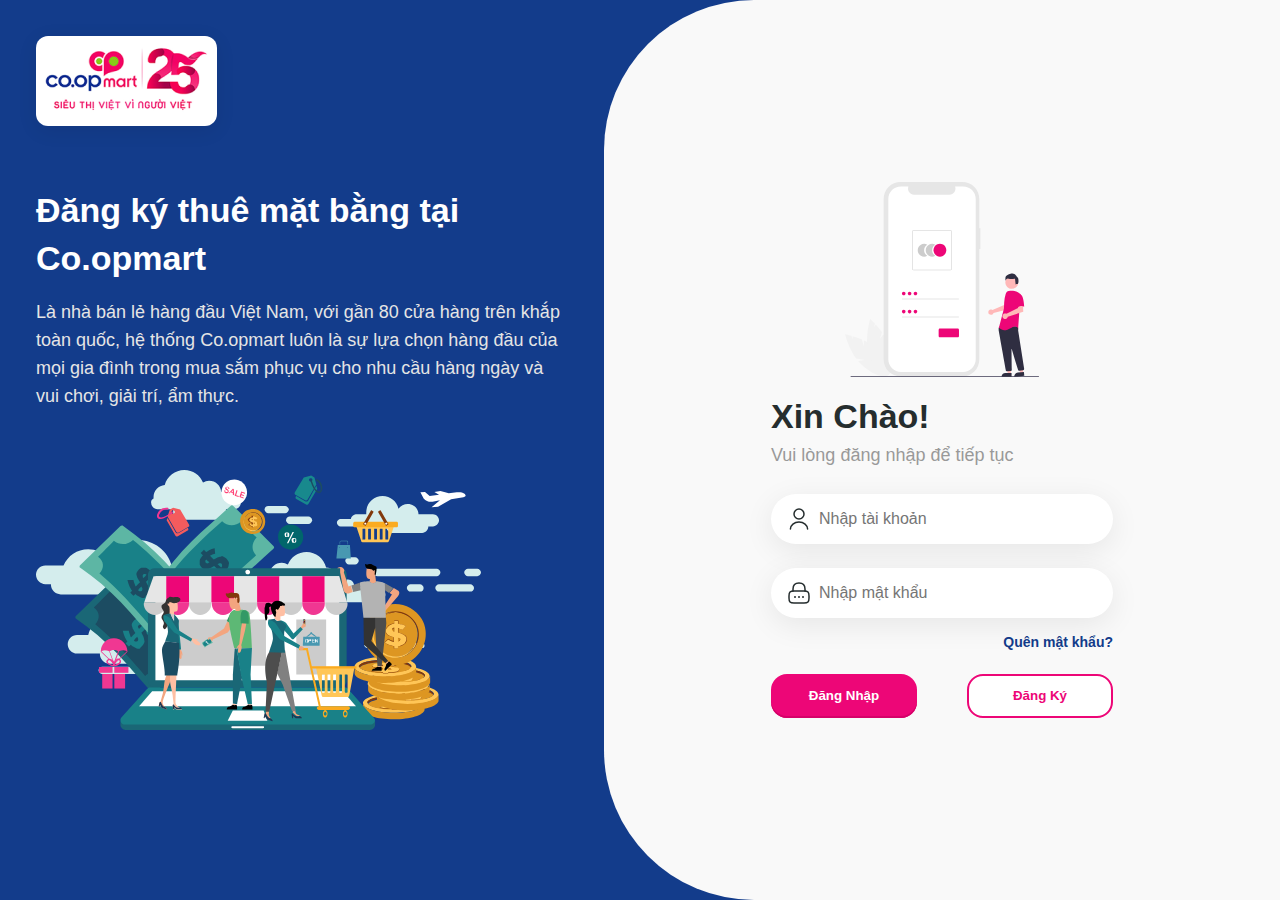
<file: index.html>
<!DOCTYPE html>
<html lang="en">
<head>
    <meta charset="UTF-8">
    <meta http-equiv="X-UA-Compatible" content="IE=edge">
    <meta name="viewport" content="width=device-width, initial-scale=1.0">
    <title>Co.opmart - Đăng Ký Gian Hàng</title>
    <link rel="stylesheet" href="./assets/fonts/fontawesome-free-5.15.3-web/css/all.min.css">
    <link rel="stylesheet" href="./assets/css/base.css">
    <link rel="stylesheet" href="./assets/css/login.css">
</head>
<body>
    <div id="main">
        <!-- CONTAINER SECTION -->
        <div class="container__login-wrap">
            <div class="container__login-background">
                <div class="container__login-logo">
                    <img src="./assets/image/logo-coop.png" alt="" class="container__login-img">
                </div>
                <div class="container__login-introduce-wrap">
                    <h1 class="container__login-introduce-heading">Đăng ký thuê mặt bằng tại Co.opmart</h1>
                    <p class="container__login-introduce-content">
                        Là nhà bán lẻ hàng đầu Việt Nam, với gần 80 cửa hàng trên khắp toàn quốc, hệ thống Co.opmart luôn là sự lựa chọn hàng đầu của mọi gia đình trong mua sắm phục vụ cho nhu cầu hàng ngày và vui chơi, giải trí, ẩm thực.
                    </p>
                </div>
                <img src="./assets/image/banner-login.svg" alt="" class="container__banner-login">
            </div>

            <!-- Login Form Section -->
            <div class="container__login-form">
                <div class="container__login-form-wrap" id="login-form">
                    <div id="toast"></div>
                    <img src="./assets/image/image-form-login.svg" alt="" class="container__login-form-img">
                    <div class="container__login-form-body">
                        <h1 class="container__login-form-heading">
                            Xin Chào!
                        </h1>
                        <p class="container__login-form-desc">
                            Vui lòng đăng nhập để tiếp tục
                        </p>
                        <div class="container__login-input-wrap">
                            <div class="container__login-input-item">
                                <img src="./assets/image/user-icon.svg" alt="" class="container__login-input-icon">
                                <input type="text" placeholder="Nhập tài khoản" name="input" class="container__login-input">
                            </div>
                            <div class="container__login-input-item">
                                
                                <img src="./assets/image/lock-icon.svg" alt="" class="container__login-input-icon">
                                <input type="password" placeholder="Nhập mật khẩu" name="input" class="container__login-input">
                            </div>
                        </div>
                        
                        <a href="#"class="container__login-text">Quên mật khẩu?</a>
                        <div class="container__login-btn-wrap">
                            <a href="./dangkyhoso.html">
                                <button class="btn container__login-btn">
                                    Đăng Nhập
                                </button>
                            </a>
                            <button class="btn btn-secondary container__login-btn" id="login-btn" >Đăng Ký</button>
                        </div>
                    </div>
                </div>
                <!--Reg Form Section-->
                <div class="container__login-form-wrap hidden" id="reg-form">
                    <img src="./assets/image/image-form-login.svg" alt="" class="container__login-form-img">
                    <form action="" method="post" id="form-1" class="container__login-form-body"  >
                        <p class="container__login-form-desc text-center">
                            Vui lòng nhập thông tin đăng ký
                        </p>
                        <div class="container__login-input-wrap">
                            <div class="container__login-input-item">
                                <input type="text" placeholder="Nhập họ và tên" name="fullname" id="fullname" class="container__login-input form-control">
                                <span class="form-message"></span>
                            </div>
                            <div class="container__login-input-item">
                                <input type="text" placeholder="Nhập tài khoản" name="user"  id="user" class="container__login-input form-control">
                                <span class="form-message"></span>
                            </div>
                            <div class="container__login-input-item">
                                <input type="email" placeholder="Nhập email" name="email" id="email" class="container__login-input form-control form-control">
                                <span class="form-message"></span>
                            </div>
                            <div class="container__login-input-item">
                                <input type="password" placeholder="Nhập mật khẩu" name="password" id="password" class="container__login-input form-control">
                                <span class="form-message"></span>
                            </div>
                            <div class="container__login-input-item">
                                <input type="password" placeholder="Nhập lại mật khẩu" id="password_confirmation"  name="password_confirmation" class="container__login-input form-control">
                                <span class="form-message"></span>
                            </div>
                        </div>
                        <a href="#"class="container__login-text">Đã có tài khoản</a>
                        <div class="container__reg-btn-wrap">
                            <button onclick="showSuccessToast()" class="btn btn--success container__reg-btn" id="reg-btn">Đăng Ký</button>
                        </div>
                    </form>
                </div>
   
            </div>
        </div>
    </div>


<script src="./assets/js/validation.js"></script>
<script src="./assets/js/toast.js"></script>
<script src="./assets/js/app.js"></script>
  <!-- Validator  -->
<script>
    Validator({
        form: '#form-1',
        formGroupSelector: '.container__login-input-item',
        errorSelector: '.form-message',
        rules: [
            Validator.isRequired('#fullname', 'Vui lòng nhập tên đầy đủ của bạn'),
            Validator.minLength('#fullname', 6),
            Validator.isRequired('#user', 'Vùi lòng nhập tài khoản của bạn'),
            Validator.minLength('#user', 5),
            Validator.isRequired('#email', 'Vui lòng nhập email của bạn'),
            Validator.isEmail('#email'),
            Validator.isRequired('#password', 'Vui lòng nhập mật khẩu của bạn'),
            Validator.minLength('#password', 5),
            Validator.isRequired('#password_confirmation','Vui lòng nhập mật khẩu của bạn'),
            Validator.isComfirmed('#password_confirmation', function() {
                return document.querySelector('#form-1 #password').value
            }, 'Mật khẩu nhập lại không chính xác')
        ],
        onSubmit: function(data) {
            // Call Api
            console.log(data)
        }
    });
</script>
<script>
    function showSuccessToast() {
        toast({
            title: "Thành công!",
            message: "Đăng ký tài khoản thành công. Hãy đăng nhập tại đây",
            type: "success",
            duration: 2000
        });
    }
</script>
</body>
</html>
</file>
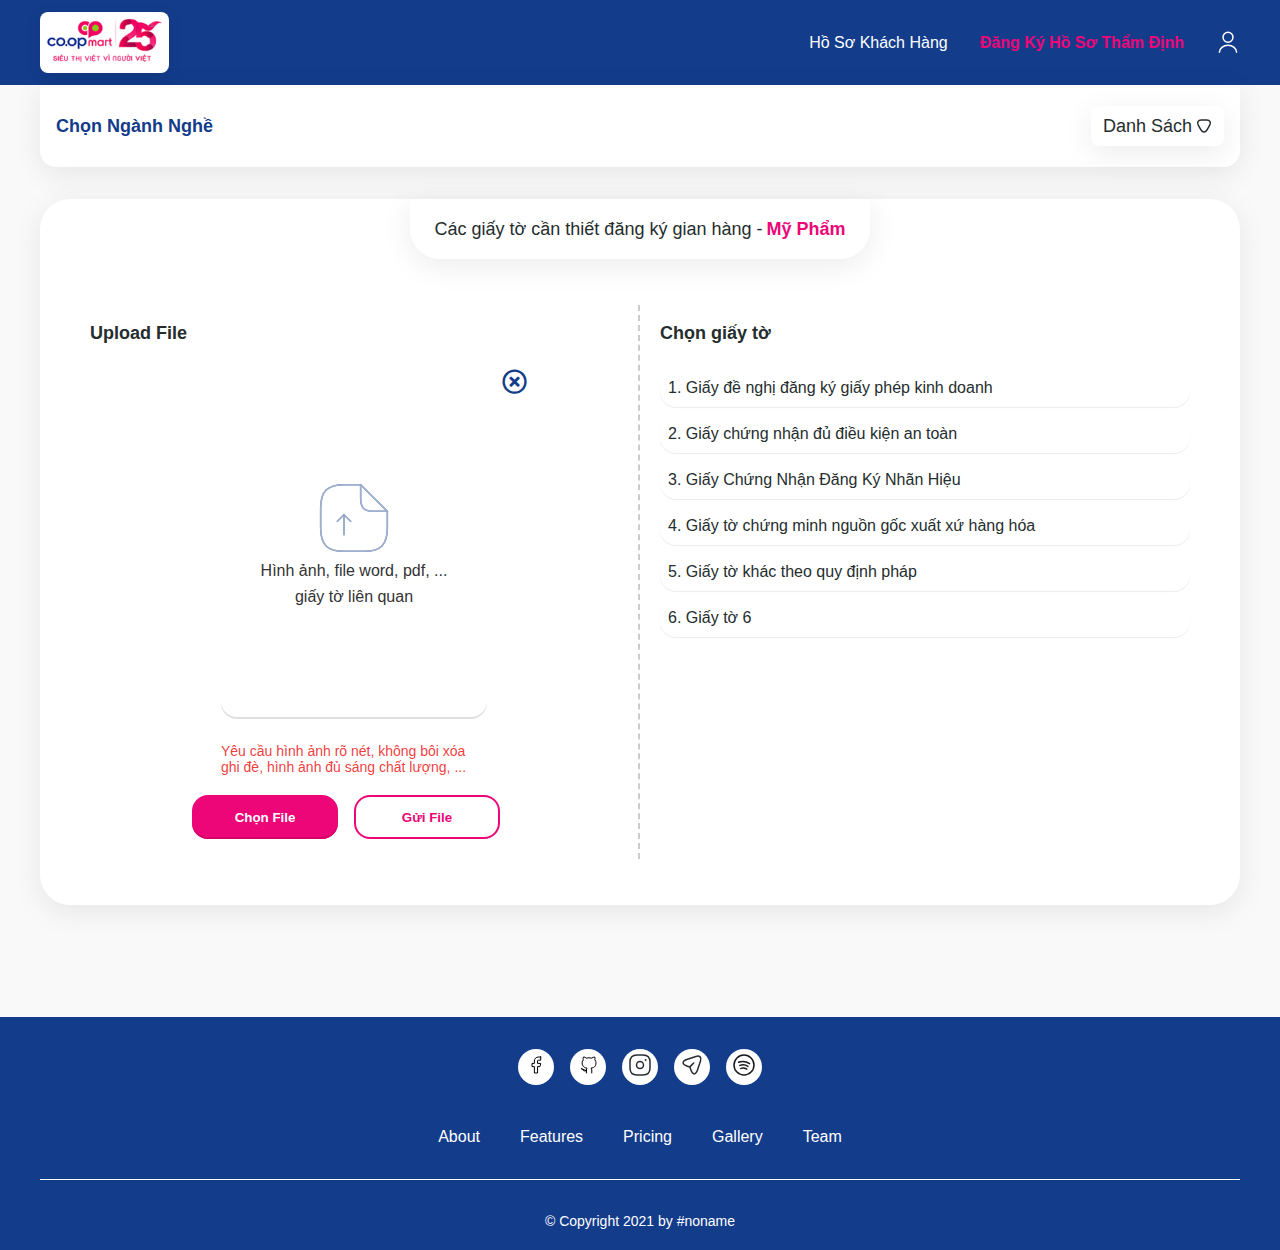
<file: dangkyhoso.html>
<!DOCTYPE html>
<html lang="en">
<head>
    <meta charset="UTF-8">
    <meta http-equiv="X-UA-Compatible" content="IE=edge">
    <meta name="viewport" content="width=device-width, initial-scale=1.0">
    <title>Co.opmart - Đăng Ký Gian Hàng</title>
    <link rel="stylesheet" href="./assets/fonts/fontawesome-free-5.15.3-web/css/all.min.css">
    <link rel="stylesheet" href="./assets/css/base.css">
    <link rel="stylesheet" href="./assets/css/home.css">
</head>
<body>
    <div id="main">
        <header class="header">
            <div class="grid">
                <!-- Nav PC -->
                <div id="navbar">
                    <div class="navbar__logo">
                        <a href="">
                            <img src="./assets/image/logo-coop.png" alt="" class="navbar__logo-img">
                        </a>
                    </div>
                    <ui class="navbar__menu-list">
                        <li class="navbar__menu-item">
                            <a href="./hosokhachhang.html" class="navbar__menu-link  ">Hồ sơ khách hàng</a>
                        </li>
                        <li class="navbar__menu-item">
                            <a href="./dangkyhoso.html" class="navbar__menu-link navbar__menu-link--actived">Đăng ký hồ sơ thẩm định</a>
                        </li>
                        <li onclick="handleMenuNav(event)" class="navbar__menu-item">
                           <svg class="navbar__menu-item-icon" viewBox="0 0 24 25" fill="none" xmlns="http://www.w3.org/2000/svg">
                                <path d="M12 12.2955C14.7614 12.2955 17 10.0569 17 7.29547C17 4.53405 14.7614 2.29547 12 2.29547C9.23858 2.29547 7 4.53405 7 7.29547C7 10.0569 9.23858 12.2955 12 12.2955Z"  stroke-width="1.5" stroke-linecap="round" stroke-linejoin="round"/>
                                <path d="M20.59 22.2955C20.59 18.4255 16.74 15.2955 12 15.2955C7.26003 15.2955 3.41003 18.4255 3.41003 22.2955"  stroke-width="1.5" stroke-linecap="round" stroke-linejoin="round"/>
                            </svg>
                           <ul class="navbar__sub-menu-list">
                               <li class="navbar__sub-menu-item">
                                   <a href="./login.html" class="navbar__sub-menu-link">
                                       Đăng xuất
                                       <i class="navbar__sub-menu-icon fas fa-sign-out-alt"></i>
                                    </a>
                                </li>
                           </ul>
                        </li>
                    </ui>
                </div>

                <!-- Nav Mobile -->
                <div id="navbar__mobile">
                    <div class="navbar__mobile-logo">
                        <a href="">
                            <img src="./assets/image/logo-coop.png" alt="" class="navbar__mobile-logo-img">
                        </a>
                    </div>
                    <h2 class="navbar__mobile-heading">
                        Đăng Ký Hồ Sơ Thẩm Định
                    </h2>
                    <div class="navbar__mobile-menu-wrap">
                        <input type="checkbox" hidden  name="" class="header_navbar-bar-input" id="navbar-input">
                        <label for="navbar-input" class="overlay"></label>
                        <label for="navbar-input">
                            <img src="./assets/image/menu-icon.svg" alt="" class="navbar__mobile-menu-icon">
                        </label>
                        
                        <ul class="navbar__mobile-sub-menu-list" >
                            <li class="navbar__mobile-sub-menu-item">
                                <a href="./dangkyhoso.html" style="font-weight: 500;" class="navbar__sub-menu-link navbar__menu-link--actived">
                                    Đăng ký hồ sơ thẩm định
                                </a>
                            </li>
                            <li class="navbar__mobile-sub-menu-item">
                                <a href="./hosokhachhang.html" class="navbar__sub-menu-link">
                                    Hồ sơ khách hàng
                                </a>
                            </li>
                            <li class="navbar__mobile-sub-menu-item">
                                <a href="./login.html" class="navbar__sub-menu-link">
                                    Đăng xuất
                                    <i class="navbar__sub-menu-icon fas fa-sign-out-alt"></i>
                                </a>
                            </li>
                        </ul>
                    </div>
                </div>
            </div>
        </header>

        <div class="container">
            <div class="grid container-wrap">
                <div class="container__header-list">
                    <h2 class="container__header-list-heading">
                        Chọn Ngành Nghề
                    </h2>
                    <div class="container__header-list-option-wrap">
                        <input type="checkbox" hidden  name="" class="header_navbar-bar-input-job" id="navbar-input-job">
                        <div class="overlay1"></div>
                            <div onclick="handleMenuListJob(event)" class="container__header-list-option-btn">
                                Danh Sách
                                <img src="./assets/image/list-option-icon.svg" alt="" class="container__header-list-option-btn-icon">
                            </div>
                        <div class="container__header-list-option">
                            <div class="container__header-list-option-item">
                                Mỹ phẩm
                            </div>
                            <div class="container__header-list-option-item">
                                Quần áo
                            </div>
                            <div class="container__header-list-option-item">
                                Trang sức
                            </div>
                            <div class="container__header-list-option-item">
                                Sửa rửa mặt
                            </div>
                            <div class="container__header-list-option-item">
                                Giày
                            </div>
                            <div class="container__header-list-option-item">
                                Mũ
                            </div>
                            <div class="container__header-list-option-item">
                                Cá khô
                            </div>
                            <div class="container__header-list-option-item">
                                Thịt bò
                            </div>
                        </div>
                    </div>
                </div>
                <div id="toast"></div>

                <!-- Container Body Selection -->
                <div class="container__body">
                    <div class="container__body-title">
                        <p class="container__body-title-text">Các giấy tờ cần thiết đăng ký gian hàng -</p>
                        <div onclick="handleMenuListJob(event)"  class="container__body-title-value">Mỹ Phẩm</div>
                    </div>
                    <div class="container__body-content-wrap">
                        <div class="container__body-image-wrap">
                            <h2 class="container__body-heading">
                                <span>Upload File</span>
                                <span onclick="handleMenuCategory(event)" class="container__btn-options-mobile">
                                    Chọn giấy tờ
                                    <img src="./assets/image/list-option-icon.svg" alt="" class="container__header-list-option-btn-icon">
                                </span>
                            </h2>
                            <div class="display_image-wrap">
                                <div id="display_image" class="display_image img-uploaded">
                                </div>
                                <div class="display_image-desc">
                                    <img src="./assets/image/document-upload.svg" alt="">
                                    <p>Hình ảnh, file word, pdf, ...
                                        giấy tờ liên quan</p>
                                </div>
                                <div class="upload-cancel">
                                    <i class="upload-cancel-icon far fa-times-circle"></i>
                                </div>
                            </div>
                            <p class="container__upload-desc">
                                Yêu cầu hình ảnh rõ nét, không bôi xóa ghi đè, hình ảnh đủ sáng chất lượng, ...
                            </p>
                            <div class="container__upload-btn-wrap">
                                <input type="file" id="image_input" accept="image/png, image/jpeg, image/jpg" hidden>
                                <button class="btn btn-upload-item" id="upload-img-btn">
                                    <span>Chọn File</span>
                                </button>
                                <button onclick="showSuccessToast()" onclick="sendFile(e)" class="btn btn-secondary btn-upload-item">
                                    <span>Gửi File</span>
                                </button>
                            </div>
                            

                        </div>
                        <div class="container__body-info-wrap">
                            <h2 class="container__body-heading container__body-heading-mobile ">
                                Chọn giấy tờ
                            </h2>
                            <ul class="container__body-info-list">
                                <li class="container__body-info-item">
                                    1. Giấy đề nghị đăng ký giấy phép kinh doanh
                                </li>
                                <li class="container__body-info-item">
                                    2. Giấy chứng nhận đủ điều kiện an toàn
                                </li>
                                <li class="container__body-info-item">
                                    3. Giấy Chứng Nhận Đăng Ký Nhãn Hiệu
                                </li>
                                <li class="container__body-info-item">
                                    4. Giấy tờ chứng minh nguồn gốc xuất xứ hàng hóa
                                </li>
                                <li class="container__body-info-item">
                                    5. Giấy tờ khác theo quy định pháp
                                </li>
                                <li class="container__body-info-item">
                                    6. Giấy tờ 6
                                </li>
                            </ul>
                        </div>

                    </div>
                </div>
            </div>
        </div>
        <!-- FOOTER SECTION -->
        <footer class="footer">
            <div class="grid footer__wrap">
                <div class="footer__social">
                    <div class="footer__social-item">
                        <a href="#">
                            <img src="./assets/image/facebook-icon.svg" alt="" class="footer__social-icon">
                        </a>
                    </div>

                    <div class="footer__social-item">
                        <a href="#">
                            <img src="./assets/image/github-icon.svg" alt="" class="footer__social-icon">
                        </a>
                    </div>

                    <div class="footer__social-item">
                        <a href="#">
                            <img src="./assets/image/instagram-icon.svg" alt="" class="footer__social-icon">
                        </a>
                    </div>

                    <div class="footer__social-item">
                        <a href="#">
                            <img src="./assets/image/telegra-icon.svg" alt="" class="footer__social-icon">
                        </a>
                    </div>

                    <div class="footer__social-item">
                        <a href="#">
                            <img src="./assets/image/spotify-icon.svg" alt="" class="footer__social-icon">
                        </a>
                    </div>

                </div>
                <div class="footer__menu-wrap">
                    <ul class="footer__menu-list">
                        <li class="footer__menu-item">
                            <a href="#" class="footer__menu-link">
                                About
                            </a>
                        </li>
                        <li class="footer__menu-item">
                            <a href="#" class="footer__menu-link">
                                Features
                            </a>
                        </li>
                        <li class="footer__menu-item">
                            <a href="#" class="footer__menu-link">
                                Pricing
                            </a>
                        </li>
                        <li class="footer__menu-item">
                            <a href="#" class="footer__menu-link">
                                Gallery
                            </a>
                        </li>
                        <li class="footer__menu-item">
                            <a href="#" class="footer__menu-link">
                                Team
                            </a>
                        </li>
                    </ul>

                </div>
            </div>
            
            <!-- CopyRight -->
            <div class="grid">
                <div class="footer__copyright">
                    © Copyright 2021 by #noname
                </div>
            </div>
        </footer>
    </div>

    <script src="./assets/jquery/jquery-min.js"></script>
    <script src="./assets/js/toast.js"></script>
    <script src="./assets/js/home.js"></script>
    <script src="./assets/js/dangkyhoso.js"></script>
    <script>
        function showSuccessToast() {
            toast({
                title: "Thành công",
                message: "Đăng tải thành công giấy tờ và vui lòng đợi hệ thống xét duyệt",
                type: "success",
                duration: 2000
            });
        document.querySelector("#display_image").style.backgroundImage = '';
        }
    </script>
</body>
</html>
</file>
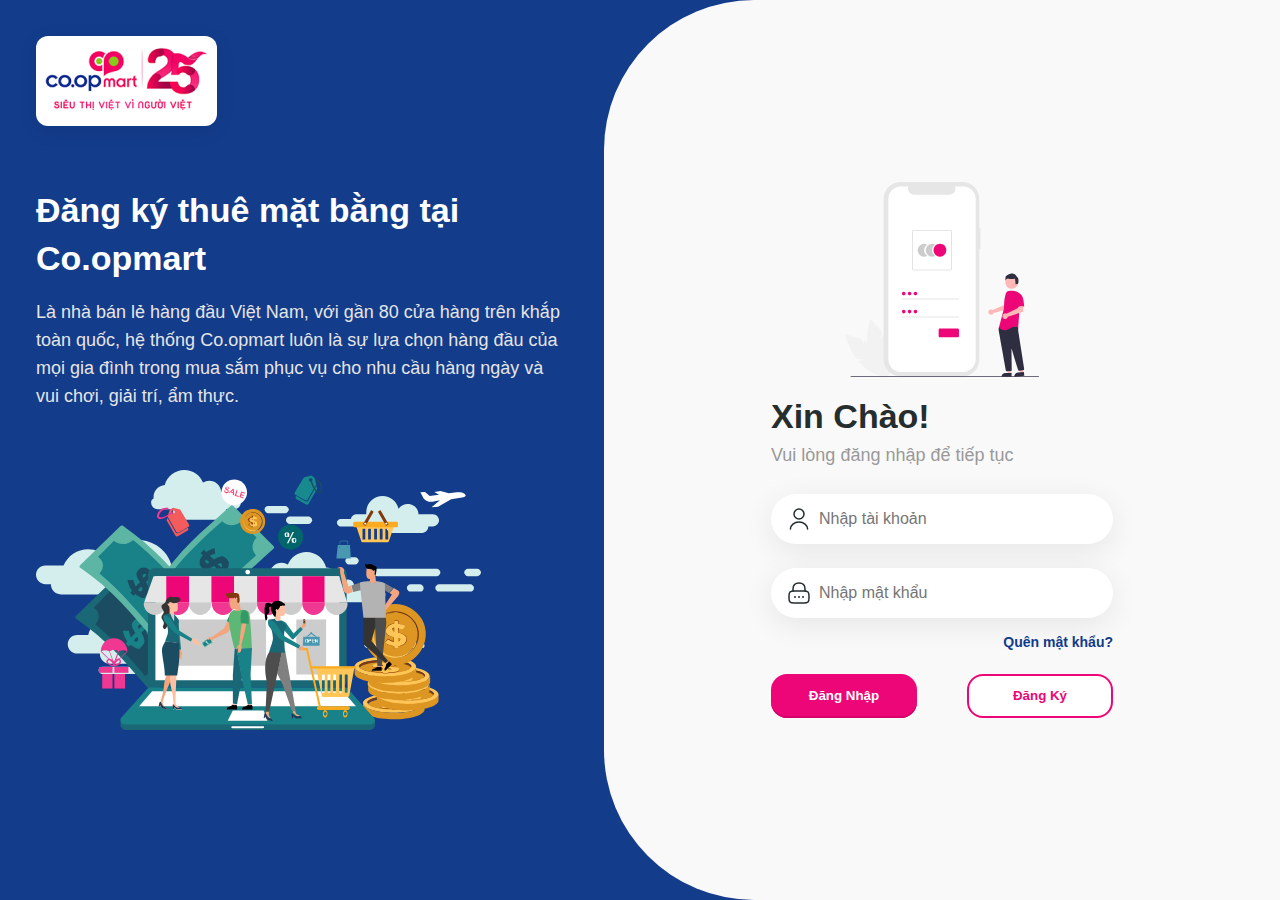
<file: login.html>
<!DOCTYPE html>
<html lang="en">
<head>
    <meta charset="UTF-8">
    <meta http-equiv="X-UA-Compatible" content="IE=edge">
    <meta name="viewport" content="width=device-width, initial-scale=1.0">
    <title>Co.opmart - Đăng Ký Gian Hàng</title>
    <link rel="stylesheet" href="./assets/fonts/fontawesome-free-5.15.3-web/css/all.min.css">
    <link rel="stylesheet" href="./assets/css/base.css">
    <link rel="stylesheet" href="./assets/css/login.css">
</head>
<body>
    <div id="main">
        <!-- CONTAINER SECTION -->
        <div class="container__login-wrap">
            <div class="container__login-background">
                <div class="container__login-logo">
                    <img src="./assets/image/logo-coop.png" alt="" class="container__login-img">
                </div>
                <div class="container__login-introduce-wrap">
                    <h1 class="container__login-introduce-heading">Đăng ký thuê mặt bằng tại Co.opmart</h1>
                    <p class="container__login-introduce-content">
                        Là nhà bán lẻ hàng đầu Việt Nam, với gần 80 cửa hàng trên khắp toàn quốc, hệ thống Co.opmart luôn là sự lựa chọn hàng đầu của mọi gia đình trong mua sắm phục vụ cho nhu cầu hàng ngày và vui chơi, giải trí, ẩm thực.
                    </p>
                </div>
                <img src="./assets/image/banner-login.svg" alt="" class="container__banner-login">
            </div>

            <!-- Login Form Section -->
            <div class="container__login-form">
                <div class="container__login-form-wrap" id="login-form">
                    <div id="toast"></div>
                    <img src="./assets/image/image-form-login.svg" alt="" class="container__login-form-img">
                    <div class="container__login-form-body">
                        <h1 class="container__login-form-heading">
                            Xin Chào!
                        </h1>
                        <p class="container__login-form-desc">
                            Vui lòng đăng nhập để tiếp tục
                        </p>
                        <div class="container__login-input-wrap">
                            <div class="container__login-input-item">
                                <img src="./assets/image/user-icon.svg" alt="" class="container__login-input-icon">
                                <input type="text" placeholder="Nhập tài khoản" name="input" class="container__login-input">
                            </div>
                            <div class="container__login-input-item">
                                
                                <img src="./assets/image/lock-icon.svg" alt="" class="container__login-input-icon">
                                <input type="password" placeholder="Nhập mật khẩu" name="input" class="container__login-input">
                            </div>
                        </div>
                        
                        <a href="#"class="container__login-text">Quên mật khẩu?</a>
                        <div class="container__login-btn-wrap">
                            <a href="./dangkyhoso.html">
                                <button class="btn container__login-btn">
                                    Đăng Nhập
                                </button>
                            </a>
                            <button class="btn btn-secondary container__login-btn" id="login-btn" >Đăng Ký</button>
                        </div>
                    </div>
                </div>
                <!--Reg Form Section-->
                <div class="container__login-form-wrap hidden" id="reg-form">
                    <img src="./assets/image/image-form-login.svg" alt="" class="container__login-form-img">
                    <form action="" method="post" id="form-1" class="container__login-form-body"  >
                        <p class="container__login-form-desc text-center">
                            Vui lòng nhập thông tin đăng ký
                        </p>
                        <div class="container__login-input-wrap">
                            <div class="container__login-input-item">
                                <input type="text" placeholder="Nhập họ và tên" name="fullname" id="fullname" class="container__login-input form-control">
                                <span class="form-message"></span>
                            </div>
                            <div class="container__login-input-item">
                                <input type="text" placeholder="Nhập tài khoản" name="user"  id="user" class="container__login-input form-control">
                                <span class="form-message"></span>
                            </div>
                            <div class="container__login-input-item">
                                <input type="email" placeholder="Nhập email" name="email" id="email" class="container__login-input form-control form-control">
                                <span class="form-message"></span>
                            </div>
                            <div class="container__login-input-item">
                                <input type="password" placeholder="Nhập mật khẩu" name="password" id="password" class="container__login-input form-control">
                                <span class="form-message"></span>
                            </div>
                            <div class="container__login-input-item">
                                <input type="password" placeholder="Nhập lại mật khẩu" id="password_confirmation"  name="password_confirmation" class="container__login-input form-control">
                                <span class="form-message"></span>
                            </div>
                        </div>
                        <a href="#"class="container__login-text">Đã có tài khoản</a>
                        <div class="container__reg-btn-wrap">
                            <button onclick="showSuccessToast()" class="btn btn--success container__reg-btn" id="reg-btn">Đăng Ký</button>
                        </div>
                    </form>
                </div>
   
            </div>
        </div>
    </div>


<script src="./assets/js/validation.js"></script>
<script src="./assets/js/toast.js"></script>
<script src="./assets/js/app.js"></script>
  <!-- Validator  -->
<script>
    Validator({
        form: '#form-1',
        formGroupSelector: '.container__login-input-item',
        errorSelector: '.form-message',
        rules: [
            Validator.isRequired('#fullname', 'Vui lòng nhập tên đầy đủ của bạn'),
            Validator.minLength('#fullname', 6),
            Validator.isRequired('#user', 'Vùi lòng nhập tài khoản của bạn'),
            Validator.minLength('#user', 5),
            Validator.isRequired('#email', 'Vui lòng nhập email của bạn'),
            Validator.isEmail('#email'),
            Validator.isRequired('#password', 'Vui lòng nhập mật khẩu của bạn'),
            Validator.minLength('#password', 5),
            Validator.isRequired('#password_confirmation','Vui lòng nhập mật khẩu của bạn'),
            Validator.isComfirmed('#password_confirmation', function() {
                return document.querySelector('#form-1 #password').value
            }, 'Mật khẩu nhập lại không chính xác')
        ],
        onSubmit: function(data) {
            // Call Api
            console.log(data)
        }
    });
</script>
<script>
    function showSuccessToast() {
        toast({
            title: "Thành công!",
            message: "Đăng ký tài khoản thành công. Hãy đăng nhập tại đây",
            type: "success",
            duration: 2000
        });
    }
</script>
</body>
</html>
</file>
<file: assets/css/base.css>
:root{
    --primary-background: #133C8B;
    --primary-color: #ED0677;
    --text-color: #252D2E;
}


*{
    padding: 0;
    margin: 0;
    box-sizing: border-box;
}

html{
    font-family:'SF Pro Display', sans-serif;
    src:local('☺︎'), url("http://www.apple.com/wss/fonts/SF-Pro-Display/v1/sf-pro-display_ultralight.woff") format("woff"), url("http://www.apple.com/wss/fonts/SF-Pro-Display/v1/sf-pro-display_ultralight.ttf") format("truetype");
    font-size: 62.5%;
    line-height: 1.6rem;
    box-sizing: border-box;
    scroll-behavior: smooth;
}

#main{
    overflow: hidden;
}

ul{
    list-style: none;
}

a{
    text-decoration: none;
}

.container__login-form-wrap.hidden {
    display: none;
}

.btn{
    display: flex;
    flex-direction: column;
    background-color: var(--primary-color);
    font-weight: 600;
    border-radius: 16px;
    width: 146px;
    height: 44px;
    border: none;
    color: #fff;
    box-shadow: inset 0px -2px 0px #D50269;
    cursor: pointer;
    user-select: none;
    transition: ease .2s;
    -webkit-transition: ease .2s;
    -moz-transition: ease .2s;
    -ms-transition: ease .2s;
    -o-transition: ease .2s;
}

.grid{
    width: 1200px;
    max-width: 100%;
    margin: 0 auto;
}


.btn:hover{
    opacity: .8;
}

.btn.btn-secondary:focus,
.btn:focus{
    background:  linear-gradient(0deg, rgba(0, 0, 0, 0.2), rgba(0, 0, 0, 0.2)), #ED0677;
    color: #ffff;
}


.btn.btn-secondary {
    border: 2px solid #ED0677;
    font-weight: 600;
    background-color: #ffff;
    color: var(--primary-color);
    box-shadow: none;
    transition: ease .2s;
    -webkit-transition: ease .2s;
    -moz-transition: ease .2s;
    -ms-transition: ease .2s;
    -o-transition: ease .2s;
}
.btn.btn-secondary:hover{
    background-color: var(--primary-color);
    opacity: .8;
    color: #ffff;

}

.text-center{
    text-align: center;
}
/* Keyframes */
@keyframes fadeIn {
    from{
        opacity: 0;
    }
    to{
        opacity: 1;
    }
}
@keyframes sideIn {
    from{
      transform: translateX(100%);
      opacity: 0;
      -webkit-transform: translateX(100%);
      -moz-transform: translateX(100%);
      -ms-transform: translateX(100%);
      -o-transform: translateX(100%);
  }
    to{
      transform: translateX(0);
      opacity: 1;
      -webkit-transform: translateX(0);
      -moz-transform: translateX(0);
      -ms-transform: translateX(0);
      -o-transform: translateX(0);
  }
}

@keyframes sideDown {
    from{
        transform: translateY(-100%);
        opacity: 0;
        -webkit-transform: translateY(-100%);
        -moz-transform: translateY(-100%);
        -ms-transform: translateY(-100%);
        -o-transform: translateY(-100%);
}
      to{
        transform: translateY(0);
        opacity: 1;
        -webkit-transform: translateY(0);
        -moz-transform: translateY(0);
        -ms-transform: translateY(0);
        -o-transform: translateY(0);
}
}

input[type="color"],
input[type="date"],
input[type="datetime"],
input[type="datetime-local"],
input[type="email"],
input[type="month"],
input[type="number"],
input[type="password"],
input[type="search"],
input[type="tel"],
input[type="text"],
input[type="time"],
input[type="url"],
input[type="week"],
select:focus,
textarea {
  font-size: 16px;
}


.container__header-list-option.hidden {
    display: none !important;
}

.container__header-list-option.active {
    display: flex!;
}

.hidden {
    display: none;
}

/* Navbar Menu */

.header{
    height: 85px;
    width: 100%;
    max-width: 100%;
    background-color: var(--primary-background);
    display: flex;
    align-items: center;
}

#navbar{
    display: flex;
    justify-content: space-between;
    align-items: center;
}

.navbar__logo {
    display: flex;
    width: 129px;
    height: 60.59px;
    background: #FFFFFF;
    box-shadow: 0px 3.42045px 14.6591px rgba(0, 0, 0, 0.08);
    border-radius: 8px;
    user-select: none;

    -webkit-border-radius: 8px;
    -moz-border-radius: 8px;
    -ms-border-radius: 8px;
    -o-border-radius: 8px;
}

.navbar__logo a {
    margin: auto;
    
}

.navbar__logo-img {
    width: 117.27px;
    height: 48.86px;
}
.navbar__menu-list {
    display: flex;
    gap: 32px;

}
.navbar__menu-item {
    list-style: none;
    position: relative;
    display: flex;
    cursor: pointer;
}


.navbar__menu-item :hover {
    color: #f46bad;
    transition: ease .2s;
    -webkit-transition: ease .2s;
    -moz-transition: ease .2s;
    -ms-transition: ease .2s;
    -o-transition: ease .2s;
}


.navbar__menu-link--actived {
    color: var(--primary-color) !important; 
    font-weight: 600;

}
.navbar__menu-link {
    line-height: 85px;
    color: #ffff;
    font-size: 1.6rem;
    text-transform: capitalize;
}

.navbar__menu-item-icon{
    line-height: 84.59px;
    width: 24px;
    height: 25px;
    align-self: center;
    stroke: #ffff;
}

.navbar__menu-item-icon:hover{ 
    stroke: #f46bad;
    transition: ease .2s;
    -webkit-transition: ease .2s;
    -moz-transition: ease .2s;
    -ms-transition: ease .2s;
    -o-transition: ease .2s;
}

.navbar__sub-menu-list{
    position: absolute;
    display: none;
    top: 80%;
    right: 0;
    min-width: 140px;
    background-color: #ffff;
    padding: 16px;
    box-shadow: 0px 7px 30px rgb(0 0 0 / 8%);
    border-radius: 16px;
    z-index: 1;
    animation: fadeIn linear .2s;
    -webkit-animation: fadeIn linear .2s;
}

.navbar__sub-menu-list.active {
    display: block;
}

.navbar__sub-menu-item{
    text-align: right;
}

.navbar__sub-menu-link{
    font-size: 1.4rem;
    color: var(--text-color);
    display: flex;
    padding: 2px 0;
    align-items: center;
    justify-content: flex-end;  
}

.navbar__sub-menu-link img {
    margin-left: 4px;
}

.navbar__sub-menu-icon{
    margin-left: 8px;
}

/* Navbar Mobile */
#navbar__mobile{
    display: none;
    align-items: center;
    justify-content: space-between;
    padding: 0 20px;
    align-self: center;
    position: relative;
}

.navbar__mobile-logo{
    width: 60px;
    height:30px;
    display: flex;
    background-color: #fff;
    justify-content: center;
    align-items: center;
    box-shadow: 0px 1.36553px 5.85227px rgba(0, 0, 0, 0.08);
    border-radius: 4px;
    -webkit-border-radius: 4px;
    -moz-border-radius: 4px;
    -ms-border-radius: 4px;
    -o-border-radius: 4px;
}

.navbar__mobile-logo a{
    display: flex;
}

.navbar__mobile-logo-img{
    width: 46.82px;
    height: 19.51px;
    margin: auto;
}

.navbar__mobile-heading{
    font-size: 1.6rem;
    color: #ffff;
    font-weight: 500;
}

.navbar__mobile-menu-icon{

}

.navbar__mobile-sub-menu-list{
    display: none;
    position: absolute;
    min-width: 196px;
    right: 0;
    top: 135%;
    background-color: #ffff;
    z-index: 3;
    border-radius: 12px 0px 0px 12px;
    padding: 12px;
    animation: sideIn linear .3s;
    -webkit-animation: sideIn linear .3s;
}

.navbar__mobile-sub-menu-item {
    margin-bottom: 8px;
    padding: 4px 8px;
}

.overlay2,
.overlay1,
.overlay{
    display: none;
    position: fixed;
    top: 0;
    left: 0;
    right: 0;
    bottom: 0;
    background-color: rgba(0, 0, 0, .3);
    animation: fadeIn linear .3s;
    z-index: 2;
}

.header_navbar-bar-input:checked ~ .overlay{
    display: block;
}
.header_navbar-bar-input:checked ~ .navbar__mobile-sub-menu-list{
    display: block;
}


/* NOTIFI REG FINISH*/


/* ======= Toast message ======== */

#toast {
    position: fixed;
    top: 32px;
    right: 32px;
    z-index: 999999;
  }
  
  .toast {
    display: flex;
    align-items: center;
    background-color: #fff;
    border-radius: 2px;
    padding: 20px 0;
    min-width: 400px;
    max-width: 450px;
    border-left: 4px solid;
    box-shadow: 0 5px 8px rgba(0, 0, 0, 0.08);
    transition: all linear 0.3s;
    border-radius: 16px;
    -webkit-border-radius: 16px;
    -moz-border-radius: 16px;
    -ms-border-radius: 16px;
    -o-border-radius: 16px;
  }
  
  
  @keyframes slideInLeft {
    from {
      opacity: 0;
      transform: translateX(calc(100% + 32px));
    }
    to {
      opacity: 1;
      transform: translateX(0);
    }
  }
  
  @keyframes fadeOut {
    to {
      opacity: 0;
    }
  }
  
  .toast--success {
    border-color: #47d864;
  }
  
  .toast--success .toast__icon {
    color: #47d864;
  }
  
  
  
  .toast + .toast {
    margin-top: 24px;
  }
  
  .toast__icon {
    font-size: 24px;
  }
  
  .toast__icon,
  .toast__close {
    padding: 0 16px;
  }
  
  .toast__body {
    flex-grow: 1;
  }
  
  .toast__title {
    font-size: 16px;
    font-weight: 600;
    color: #333;
  }
  
  .toast__msg {
    font-size: 14px;
    color: #888;
    margin-top: 6px;
    line-height: 1.5;
  }
  
  .toast__close {
    font-size: 20px;
    color: rgba(0, 0, 0, 0.3);
    cursor: pointer;
  }
  
  
  /*  */


  /* Mobile & tablet: width <1024px */
@media only screen and (max-width: 63.9375em){

    #navbar{
        display: none;
    }

    #navbar__mobile{
        display: flex;
    }
}

/* Tablet: width >= 740px and width < 1024px */
@media only screen and (min-width: 46.25em) and (max-width: 63.9375em) {

}

/* Mobie: width < 740px */
@media only screen and (max-width: 46.1875em) {

}

/* PC Low */
@media (min-width: 1024px) and (max-width: 1239px) { 

}

/* PC: width >= 1024px */
@media only screen and (min-width: 64em) {

}
</file>
<file: assets/css/login.css>
.container__login-wrap{
  display: flex;
  justify-content: space-between;
  width: 100%;
  background: var(--primary-background);
}

.container__login-background{
  padding: 36px;
}

.container__login-logo{
  background-color: #ffff;
  display: inline-block;
  box-shadow: 0px 4.79924px 20.5682px rgba(0, 0, 0, 0.08);
  border-radius: 12px;
  -webkit-border-radius: 12px;
  -moz-border-radius: 12px;
  -ms-border-radius: 12px;
  -o-border-radius: 12px;
}

.container__login-img{
  width: 164.55px;
  height: 68.56px;
  margin: 8.23px;
}

.container__login-introduce-wrap{
  width: 532px;
  margin-top: 60px;
  margin-bottom: 60px;
}

.container__login-introduce-heading{
  font-size: 3.4rem;
  line-height:4.8rem;
  color: #ffff;
}

.container__login-introduce-content{
  margin-top: 16px;
  font-size: 1.8rem;
  line-height: 2.8rem;
  color: #E5E5E5;
}

.container__banner-login{
  height: 260px;
}


.container__login-form{
  width: 748px;
  height: 100vh;
  right: 0;
  top: 0px;
  background: #F9F9F9;
  border-radius: 150px 0px 0px 150px;
  display: flex;
  justify-content: center;
  align-items: center;
  flex-direction: column;
  animation: sideIn linear .5s;
  -webkit-animation: sideIn linear .5s;
}


.container__login-form-wrap{
  display: flex;
  flex-direction: column;
}


#login-form,
#reg-form{
  animation: fadeIn linear 4s;
  -webkit-animation: fadeIn linear .4s;
}

#login-form.active,
#reg-form.active{
  display: flex;

}


#reg-form.hidden,
#login-form.hiiden{
  display: none;
}

.container__login-form-img{
  margin-bottom: 16px;
  align-self: center;
}

.container__login-form-body{
  display: flex;
  flex-direction: column;
}

.container__login-form-heading{
  font-size: 3.4rem;
  line-height: 1.41;
  font-weight: 900;
  letter-spacing: normal;
  color: #252d2e;
  text-align: left;
}

.container__login-form-desc{
  color: #999;
  line-height: 1.56;
  font-size: 18px;
  font-weight: normal;
}

.container__login-input-wrap{
  margin-top: 24px;
}

.container__login-input-item{
  width: 100%;
  background: #FFFFFF;
  height: 50px;
  padding: 13px 16px;
  box-shadow: 0px 7px 30px rgba(0, 0, 0, 0.08);
  border-radius: 30px;
  display: flex;
}   

.container__login-input-item{
  margin-bottom: 24px;
  min-width: 342px;
  max-width: 100%;
  position: relative;
}

.container__login-input-item:last-child{
  margin-bottom: 0;
}

.container__login-input{
  border: none;
  width: 100%;
  outline: none;
  margin-left: 8px;
}

.container__login-text{
  margin-top: 16px;
  font-size: 1.4rem;
  align-self: flex-end;
  color: var(--primary-background);
  font-weight: bold;
}


.container__login-btn-wrap{
  margin-top: 24px;
  display: flex;
  justify-content: space-between;
}

.container__reg-btn-wrap{
  margin-top: 20px;
  display: flex;
  justify-content: center;

}

.container__reg-btn,
.container__login-btn{
  display: flex;
  justify-content: center;
  align-items: center;
}

.container__reg-form-wrap{
  display: none;
}


.container__login-input-item.invalid .form-message {
  color: #f33a58;
  position: absolute;
  top: 105%;
}


/* Responsive */
/* Mobile & tablet: width <1024px */
@media only screen and (max-width: 63.9375em){

}

/* Tablet: width >= 740px and width < 1024px */
@media only screen and (min-width: 46.25em) and (max-width: 63.9375em) {
  
  .container__login-introduce-wrap{
    width: 300px;
    /* margin-top: 96px;
    margin-bottom: 72px; */
  }

  .container__login-background{
    padding: 24px;
  }
  .container__login-form{
    width: 426px;
  }

  .container__login-form-img{
    height: 180px;
  }

  .container__login-introduce-heading,
  .container__login-form-heading{
    font-size: 3rem;
  }

  .container__login-introduce-content,
  .container__login-form-desc{
    font-size: 1.6rem;
  }

  .container__banner-login{
    height: 258px;
    width: 303px;
  }

  .container__login-text{
    font-size: 1.2rem;
  }

}

/* Mobie: width < 740px */
@media only screen and (max-width: 46.1875em) {
  .container__login-background{
    display: flex;
    flex-direction: column;
    padding: 20px;
  }
  .container__login-wrap{
    height: 100%;
    flex-direction: column;
  }
  .container__login-introduce-wrap{
    width: 100%;
    margin-bottom: 6px;
  }

  .container__login-logo{
    width: 81px;
    height: 38.05px;
    display: flex;
    align-self: flex-end;
  }
  .container__login-img{
    width: 73.64px;
    height: 30.68px;
    text-align: right;
    margin: auto;
  }

.container__login-introduce-wrap{
    margin-top: 0;
  }

.container__login-introduce-heading{
    font-size: 2rem;
    line-height: 2.8rem;
    width: 235px;
  }

  .container__login-introduce-content{
    font-size: 1.4rem;
  }

  .container__banner-login{
    display: none;
  }

  .container__login-form{
    width: 100%;
    height: 100%;
    padding-bottom: 72px;
    border-radius: 30px 30px 0px 0px;
    animation:sideUp linear .5s;
    -webkit-border-radius: 30px 30px 0px 0px;
    -moz-border-radius: 30px 30px 0px 0px;
    -ms-border-radius: 30px 30px 0px 0px;
    -o-border-radius: 30px 30px 0px 0px;
    -webkit-animation:sideUp linear .5s;
}

  @keyframes sideUp {
    from{
      transform: translateY(100%);
      opacity: 0;
      -webkit-transform: translateY(100%);
      -moz-transform: translateY(100%);
      -ms-transform: translateY(100%);
      -o-transform: translateY(100%);
  }
    to{
      transform: translateY(0);
      opacity: 1;
      -webkit-transform: translateY(0);
      -moz-transform: translateY(0);
      -ms-transform: translateY(0);
      -o-transform: translateY(0);
    }
  }
  .container__login-form-wrap{
    margin-top: 30px;
  }
  .container__login-form-heading{
    font-size: 2.6rem;
  }

  .container__login-form-desc{
    font-size: 1.6rem;
    line-height: 2rem;
  }

  #toast {
    right: 4px;
  }

  .toast{
    min-width: 300px;
    max-width: 350px;
  }

}

/* PC Low */
@media (min-width: 1024px) and (max-width: 1239px) { 
  .container__login-background{
    padding-right: 24px;
  }

  /* .container__login-introduce-wrap{
    margin-top: 96px;
    margin-bottom: 72px;
  } */
  .container__banner-login{
  }
}

/* PC: width >= 1024px */
@media only screen and (min-width: 64em) {
  .container__login-wrap{
    height: 100vh;
    max-height: 100vh;
    overflow: hidden;
  }
}
</file>
<file: assets/css/home.css>
/* Container Selection */

.container {
    background-color: #F9F9F9;
    padding-bottom: 112px;
}

.container__header-list{
    display: flex;
    justify-content: space-between;
    align-items: center;
    background-color: #ffff;
    height: 82px;
    box-shadow: 0px 7px 30px rgba(0, 0, 0, 0.08);
    border-radius: 0px 0px 16px 16px;

    padding: 16px;
}

.container__header-list-heading{
    font-size: 1.8rem;
    color: var(--primary-background);
}

.container__header-list-option-wrap{
    position: relative;


}

.container__header-list-option-btn{
    display: flex;
    align-items: center;
    font-size: 1.8rem;
    color: var(--text-color);
    padding: 12px;
    box-shadow: 0px 7px 30px rgba(0, 0, 0, 0.08);
    border-radius: 8px;
    cursor: pointer;
    user-select: none;

}

.container__header-list-option-btn-icon{
    fill: #252D2E;
    margin-left: 4px;

}

/*  */
.container__header-list-option{
    position: absolute;
    right: 0;
    top: 120%;
    width: 500px;
    background: #FFFFFF;
    display: none;
    justify-content: space-around;
    align-items: center;
    flex-wrap: wrap;
    padding: 8px 16px;
    z-index: 3;
    border-radius:16px;
    box-shadow: 0px 7px 30px rgba(0, 0, 0, 0.08);
    animation: fadeIn linear .2s;
    -webkit-animation: fadeIn linear .2s;
    -webkit-border-radius:16px;
    -moz-border-radius:16px;
    -ms-border-radius:16px;
    -o-border-radius:16px;
}

.container__header-list-option-item{
    font-size: 1.4rem;
    line-height: 1.4;
    width: 25%;
    text-align: center;
    padding: 4px 15px;
    margin: 8px 0;
    user-select: none;
    transition: ease .2s;
    -webkit-transition: ease .2s;
    -moz-transition: ease .2s;
    -ms-transition: ease .2s;
    -o-transition: ease .2s;
}


.container__header-list-option-item:hover {
    cursor: pointer;
    box-shadow: 0px 7px 30px rgb(0 0 0 / 8%);
    border-radius: 16px;
    color: #f46bad;

}

.container__header-list-option.active{
    display: flex;
}


/* Container Body Selection */
.container__body{
    margin-top: 32px;
    background-color: #ffff;
    box-shadow: 0px 7px 30px rgba(0, 0, 0, 0.08);
    border-radius: 30px;
    display: flex;
    flex-direction: column;
    padding-bottom: 16px;
}

.container__body-title{
    display: flex;
    justify-content: center;
    align-self: center;
    align-items: center;
    font-size: 1.8rem;
    color: var(--text-color);
    width: 460px;
    height: 60px;
    margin-bottom: 16px;
    box-shadow: 0px 7px 30px rgba(0, 0, 0, 0.08);
    border-radius: 0px 0px 30px 30px;
}

.container__body-title-text{

}

.container__body-title-value{
    font-weight: 600;
    color: var(--primary-color);
    margin-left: 4px;
    cursor: pointer;
    
}


.container__body-content-wrap{
    display: flex;
    padding: 30px;
    color: var(--text-color);
}

.container__body-image-wrap{
    width: 50%;
    border-right: 2px dashed #ccc;
    padding: 20px;
    position: relative;
}

.container__body-heading{
    font-size: 1.8rem;
    margin-bottom: 28px;
    display: flex;
    justify-content: center;
    flex-direction: column;
    position: relative;
}


.container__body-info-wrap{
    width: 50%;
    padding: 20px;

}


.container__body-info-list{

}

.container__body-info-item{
    display: flex;
    justify-content: space-between;
    font-size: 1.6rem;
    padding: 11px 8px;
    background: #FFFFFF;
    box-shadow: 0px 1px 1px rgba(0, 0, 0, 0.08);
    border-radius: 16px;
    margin-bottom: 8px;
    cursor: pointer;
    transition: ease .2s;
    -webkit-transition: ease .2s;
    -moz-transition: ease .2s;
    -ms-transition: ease .2s;
    -o-transition: ease .2s;
}

.container__body-info-item:hover{
    box-shadow: 0px 7px 30px rgb(0 0 0 / 8%);
    color: #f46bad;
}

.check-icon{
    font-size: 1.2rem;
    width: 20px;
    height: 20px;
    padding: 4px;
    margin-left: 12px;
    display:flex;
    justify-content: center;
    align-items: center;
    border-radius:50%;
    color: #059113;
    border: 2px solid #059113;
    -webkit-border-radius:50%;
    -moz-border-radius:50%;
    -ms-border-radius:50%;
    -o-border-radius:50%;
}

.check-icon.check-icon--none{
    color: #B3B3B3;
    border: 2px solid #B3B3B3;
}

.container__btn-options-mobile{
    display: none;
}

/* Upload FIle */
.display_image-wrap{
    position: relative;     
    width: 266px;
    height:350px;
    display:flex;
    align-items: center;
    margin: 24px auto;
    box-shadow: inset 0px -2px 0px rgba(0, 0, 0, 0.12);
    border-radius: 16px;

}

#display_image {
    display: flex;
    height:350px;
    text-align: center;
    background-position: center center;
    background-size: cover;
    z-index: 1;
    position: absolute;
    width: 100%;
    border-radius: 16px;
    

}

.display_image-desc{
    width: 188px;
    margin: auto;
    font-size: 1.6rem;
    color: #333333;
    font-weight: 500;
    display: flex;
    justify-content: center;
    align-items: center;
    flex-direction: column;
}

.display_image-desc{
    line-height: 1.6;
}

.upload-cancel{
    position: absolute;
    top: 0;
    right: -40px;
    cursor: pointer;
    font-size: 2rem;
    color: var(--text-color);
    z-index: 10;
}


.upload-cancel-icon {
    font-size: 2.5rem;
    color: var(--primary-background);

}


.display_image-desc p{
    text-align: center;
}

.container__upload-desc{
    font-size: 1.4rem;
    color: rgba(237, 6, 6,.8);
    width: 266px;
    margin: 20px auto;
}

.container__upload-btn-wrap{
    display: flex;
    justify-content: center;
    align-items: center;
}

.btn-upload-item{
    margin-right: 16px;
    display: flex;
}

.btn-upload-item span{
    margin: auto;
}

#display_image:hover{

    box-shadow: 0px 7px 30px rgba(0, 0, 0, 0.08);
}

/* FOOTER SECTION */
footer {
    background-color: var(--primary-background);

}

.footer__wrap{
    display: flex;
    justify-content: center;
    flex-direction: column;
    padding-top: 32px;
    padding-bottom: 32px;
    border-bottom: 1px solid #ffff;


}

.footer__social{
    display: flex;
    justify-content: center;
}

.footer__social-item{
    width: 36px;
    height: 36px;
    display: flex;
    border-radius: 50%;
    background-color: #ffff;
    -webkit-border-radius: 50%;
    -moz-border-radius: 50%;
    -ms-border-radius: 50%;
    -o-border-radius: 50%;
    margin: 0 8px;
}

.footer__social-item a{
    margin: auto;

}

.footer__social-icon{
}

.footer__menu-wrap{
    display: flex;
    align-self: center;
    margin-top: 44px;
    position: relative;
    align-items: center;
}

.footer__menu-list{
    display: flex;
    gap: 40px;
}


.footer__menu-link{
    font-size: 1.6rem;
    color: #fff;
}


.upload-cancel-icon:hover,
.footer__menu-link:hover{
    color: var(--primary-color);
    transition: .2s ease;
    -webkit-transition: .2s ease;
    -moz-transition: .2s ease;
    -ms-transition: .2s ease;
    -o-transition: .2s ease;
}



.footer__btn-contact:hover{
    background-color: var(--primary-color);
    color: #fff;
}

.footer__copyright{
    margin-top: 33px;
    padding-bottom: 21px;
    font-size: 1.4rem;
    color: #fff;
    text-align: center;
}


/* Notifi Checked */
.notifi-check{
    display: none;
    position: fixed;
    top: 20%;
    right:32px;
    flex-direction: column;
    padding: 18px;
    width: 258px;
    background-color: #ffff;
    box-shadow: 0px 7px 30px rgba(0, 0, 0, 0.08);
    border-radius: 16px;
    font-size: 1.4rem;
    text-align: center;
    animation: sideIn linear .3s;
    -webkit-animation: sideIn linear .3s;
    z-index: 3;
}

.notifi-check-header{
    width: 150px;
    height:48px;
    box-shadow: 0px 7px 30px rgba(0, 0, 0, 0.08);
    border-radius: 8px;
    display: flex;
    justify-content: center;
    margin: auto;
    align-items: center;
    margin-bottom: 16px;
    user-select: none;
}

.notifi-check-header img{
    margin-right: 4px;
}

.notifi-check p{
    line-height: 1.4;
}

.notifi-check-btn-wrap{
    display: flex;
    justify-content: space-between;
    margin-top: 16px;
}

.notifi-check-btn{
    width: 104px;
    height: 32px;
    display: flex;
    justify-content: center;
    align-items: center;
}



/* Image Uploaded  */
.container__body-image-upload-list{
    width: 300px;
    height: 350px;
    margin: auto;

}

.container__body-image-upload-item{
    height: 350px;
    width: 100%;
    display: flex;
}

.container__body-image-upload-img{
    min-width: 100%;
    height: 100%;
    object-fit: cover;
    margin: auto;
    display: block;
    box-shadow: rgba(0, 0, 0, 0.24) 0px 3px 8px;
    border-radius:16px;
    -webkit-border-radius:16px;
    -moz-border-radius:16px;
    -ms-border-radius:16px;
    -o-border-radius:16px;
}

.slick-initialized .slick-slide{
    margin: 0 10px;
    padding: 10px;
}

.slick-prev{
    position: absolute;
    border: none;
    border-radius: 50%;
    background-color: transparent;
    top: 50%;
    left: -40px;
    z-index: 2;
    cursor: pointer;
    transform: translateY(-50%);
    -webkit-transform: translateY(-50%);
    -moz-transform: translateY(-50%);
    -ms-transform: translateY(-50%);
    -o-transform: translateY(-50%);
    -webkit-border-radius: 50%;
    -moz-border-radius: 50%;
    -ms-border-radius: 50%;
    -o-border-radius: 50%;
}

.slick-next{
    position: absolute;
    border: none;
    border-radius: 50%;
    background-color: transparent;

    top: 50%;
    right: -40px;
    z-index: 2;
    cursor: pointer;
    transform: translateY(-50%);
    -webkit-transform: translateY(-50%);
    -moz-transform: translateY(-50%);
    -ms-transform: translateY(-50%);
    -o-transform: translateY(-50%);
    -webkit-border-radius:50%;
    -moz-border-radius:50%;
    -ms-border-radius:50%;
    -o-border-radius:50%;
}

.slick-prev:hover,
.slick-next:hover,
.slick-arrow-icon:hover{
    color: var(--primary-color);
    border-color: var(--primary-color)
}

.slick-arrow-icon{
    color: var(--primary-background);
    font-size: 1.6rem;
    width: 24px;
    height: 24px;
    border: 2px solid var(--primary-background);
    border-radius: 50%;
    display: flex;
    justify-content:center;
    align-items:center;
}

.notifi-check.active{
    display: flex !important;
}

  /* Mobile & tablet: width <1024px */
@media only screen and (max-width: 63.9375em){
    #navbar{
        display: none;
    }

    #navbar__mobile{
        display: flex;
    }
}

/* Tablet: width >= 740px and width < 1024px */
@media only screen and (min-width: 46.25em) and (max-width: 63.9375em) {

}

/* Mobie: width < 740px */
@media only screen and (max-width: 46.1875em) {
    .hidden-mobile{
        display: none;
    }

    .container__header-list{
        height: 72px;  
    }

    .container-wrap{
        padding: 0 20px;
    }
    .container__header-list-option-btn,
    .container__header-list-heading{
        font-size: 1.4rem;
    }

    .container__body-title{
        width: 100%;
        border-radius: 30px;
        font-size: 1.2rem;
        -webkit-border-radius: 30px;
        -moz-border-radius: 30px;
        -ms-border-radius: 30px;
        -o-border-radius: 30px;
    }

    .container__body-image-wrap{
        width: 100%;
        border: none;
        margin-right: 0;
        padding: 0;
    }
    .upload-cancel{
        right: 20px;
        top: 20px;
    }

    .container__body-content-wrap{
        padding: 16px;
    }
    .container__btn-options-mobile {
        display: flex;
        align-items: center;
        background: #FFFFFF;
        box-shadow: 0px 7px 30px rgb(0 0 0 / 8%);
        border-radius: 8px;
        padding: 15px 12px;
        font-size: 1.4rem;
        font-weight: 500;
    }

    .container__body-heading-mobile{
        display: none !important;
    }
     
    .container__body-heading {
        font-size: 1.6rem;
        font-size: 1.6rem;
        display: flex;
        flex-direction: row;
        justify-content: space-between;
        align-items: center;
    }

    .container__upload-desc{
        font-size: 1.2rem;
        text-align: center;
    }

    
    .btn-upload-item{
        margin: 0 8px;
    }

    .container__header-list-option{
        position: fixed;
        right: 0;
        top: 165px;
        width: 130px;
        flex-direction: column;
        border-radius: 12px 0px 0px 12px;   
        animation: sideIn linear .3s;
        -webkit-animation: sideIn linear .3s;
        padding: 8px;
        z-index: 20;
    }

    .container__header-list-option-item{
        width: 100%;
    }

    .overlay1.active{
        display: block;
    }

    .footer__menu-list{
        gap: 20px;
    }

    .container__body-info-wrap{
        display: none;
        position: fixed;
        top: 35%;
        right: 0;
        background: #fff;
        width: 332px;
        border-radius: 16px 0px 0px 16px;
        padding: 12px;
        margin-left: 0;
        animation: sideIn linear .3s;
        z-index: 20;
        -webkit-animation: sideIn linear .3s;
    }

    .container__body-info-wrap.active{
        display: block;
    }

    .notifi-check{
        top: 6%;
        right: 77px;
        animation: sideDown linear .3s;
        -webkit-animation: sideDown linear .3s;
    }

    .container__body-info-item{
        font-size: 1.4rem;;
    }

    .slick-next {
        right: -20px;   
    }
    .slick-prev{
        left: -20px;
    }

    .slick-initialized .slick-slide{
        padding: 0;
    }
      #toast {
    right: 4px;
  }

  .toast{
    min-width: 300px;
    max-width: 350px;
  }
}

/* PC Low */
@media (min-width: 1024px) and (max-width: 1239px) { 

}

/* PC: width >= 1024px */
@media only screen and (min-width: 64em) {

}
</file>
